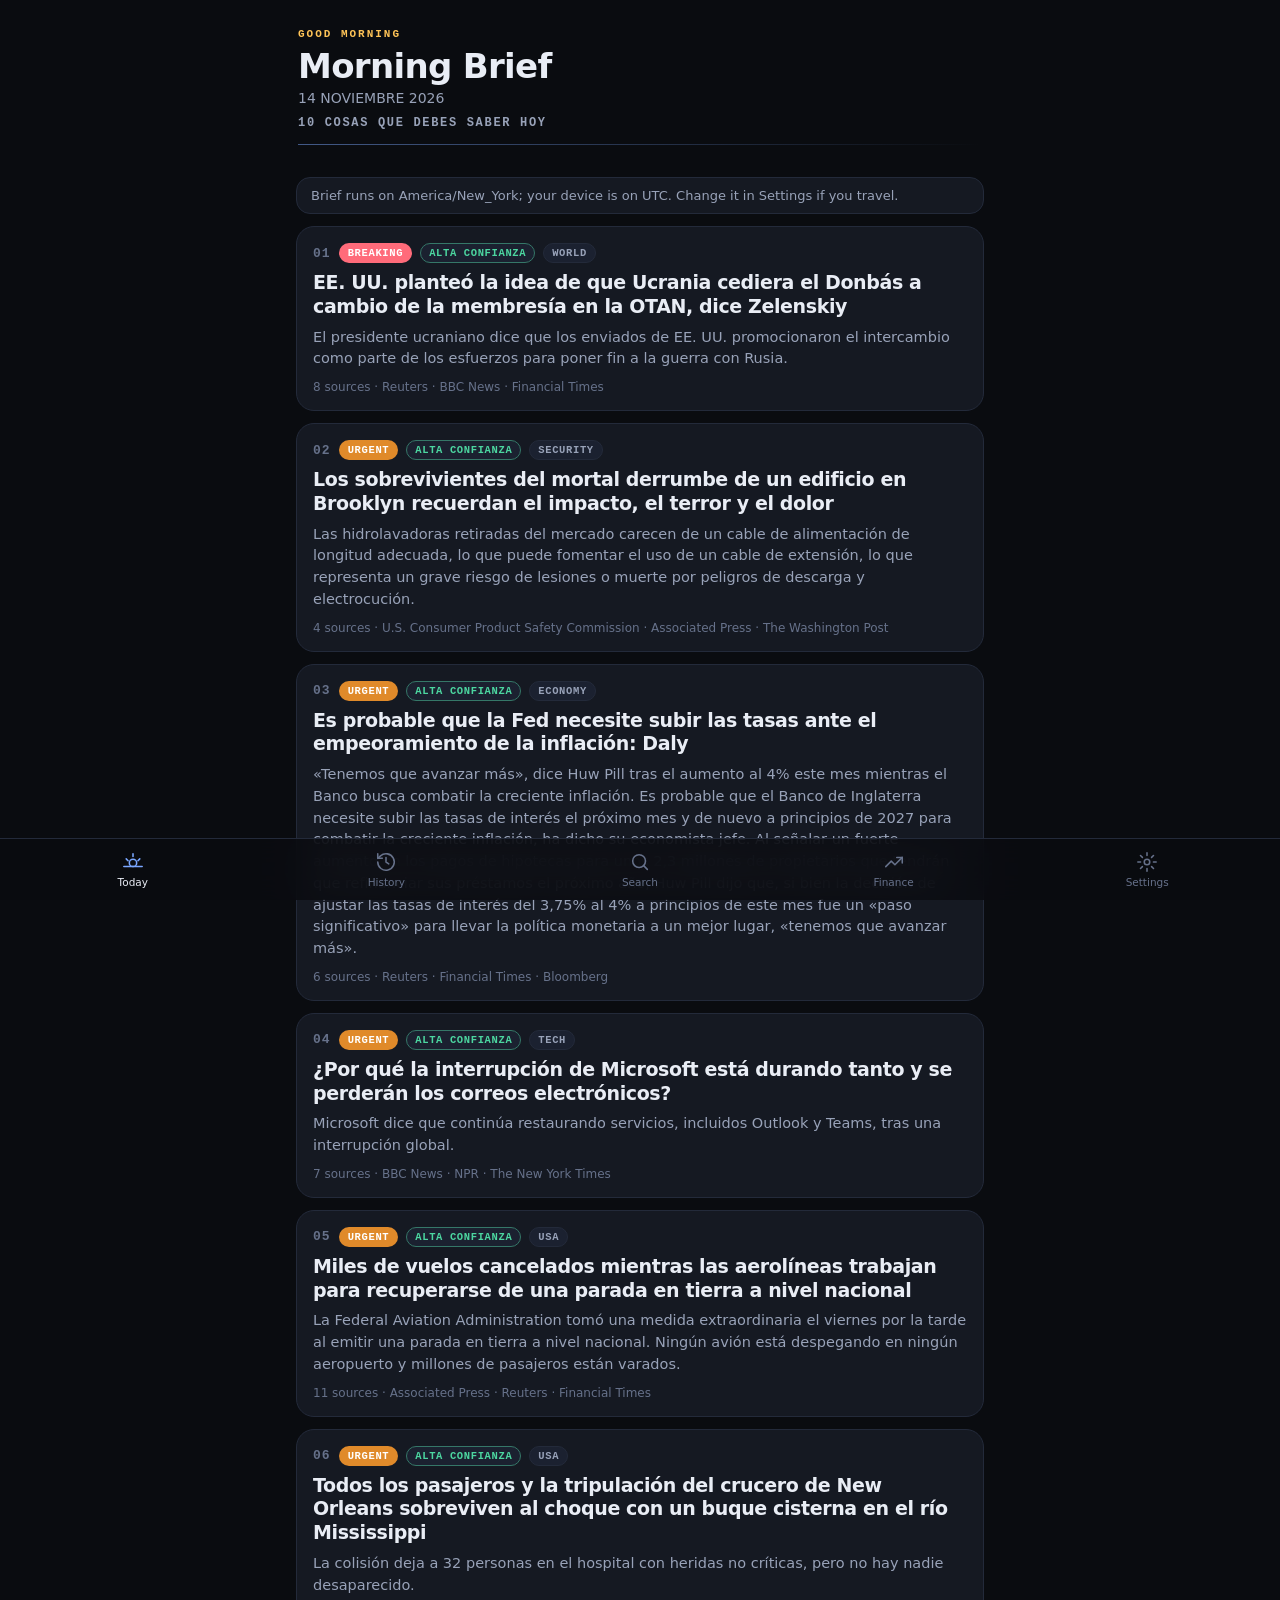
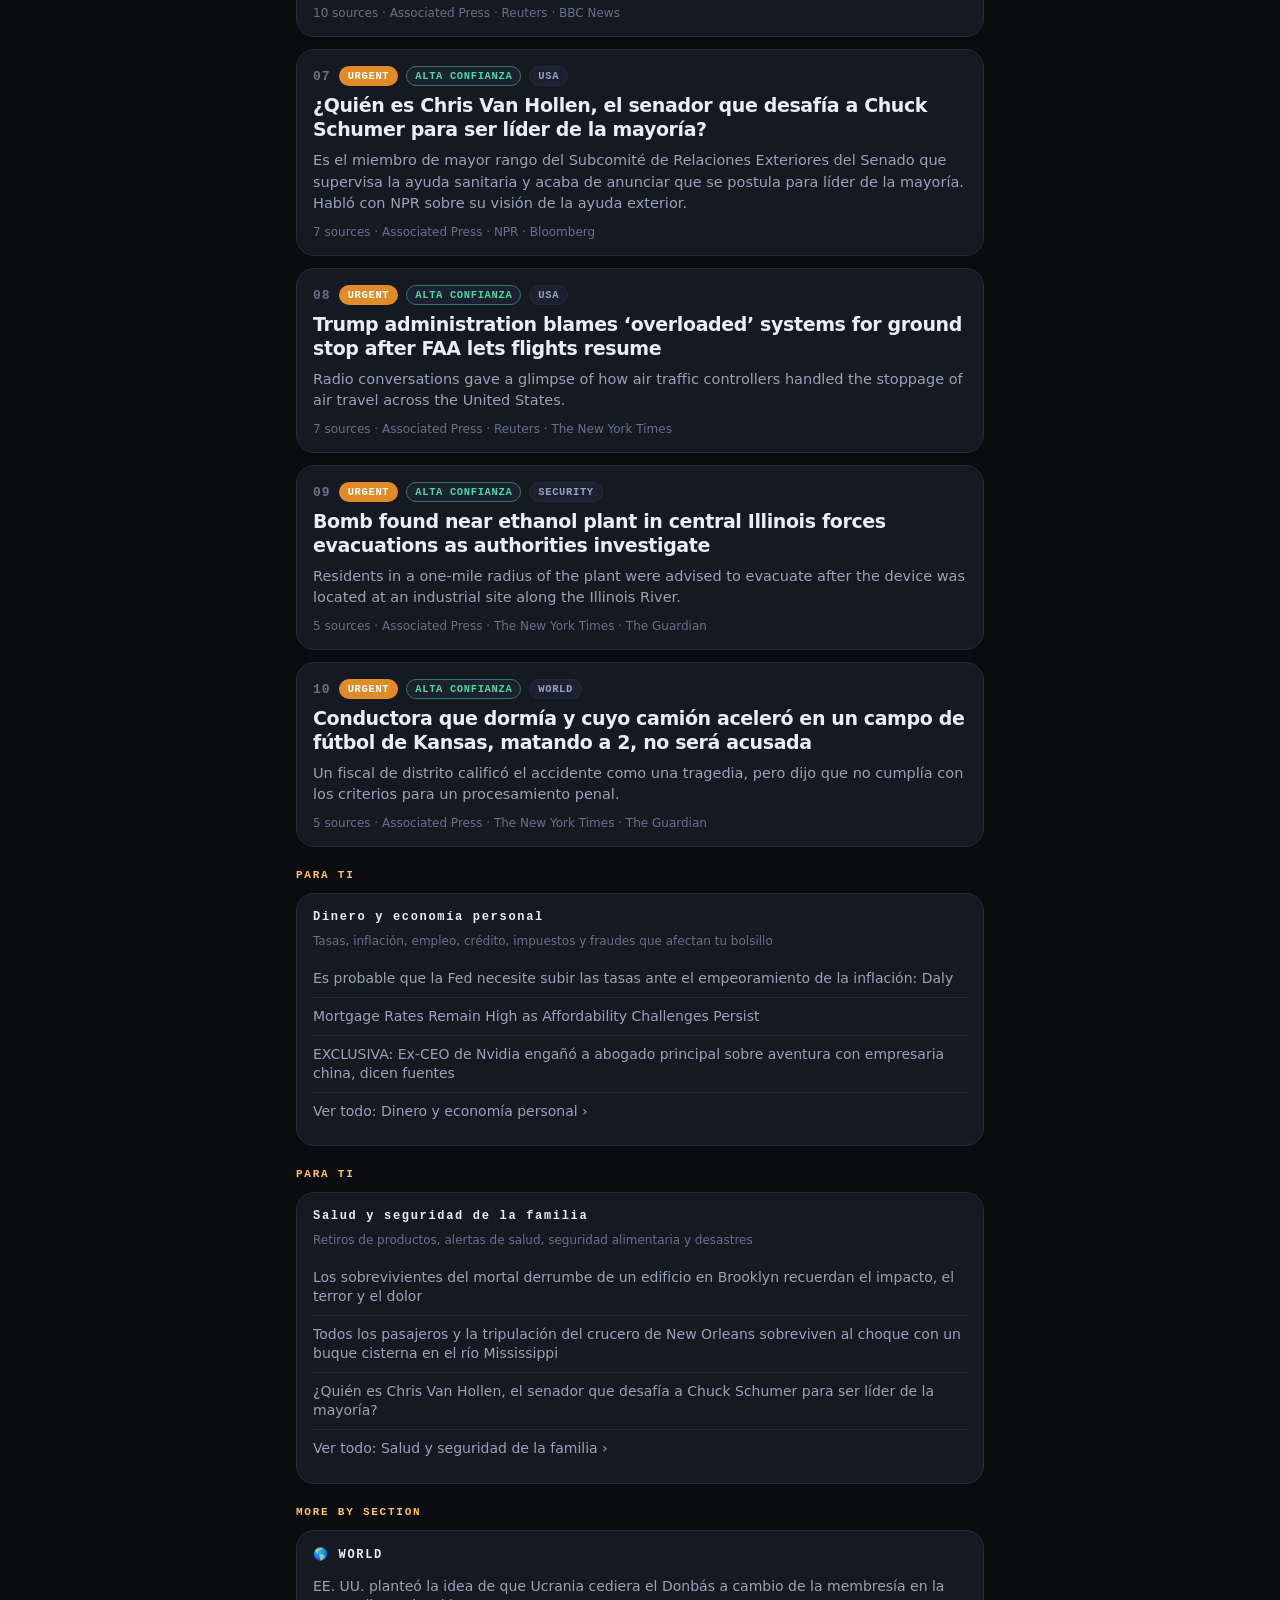
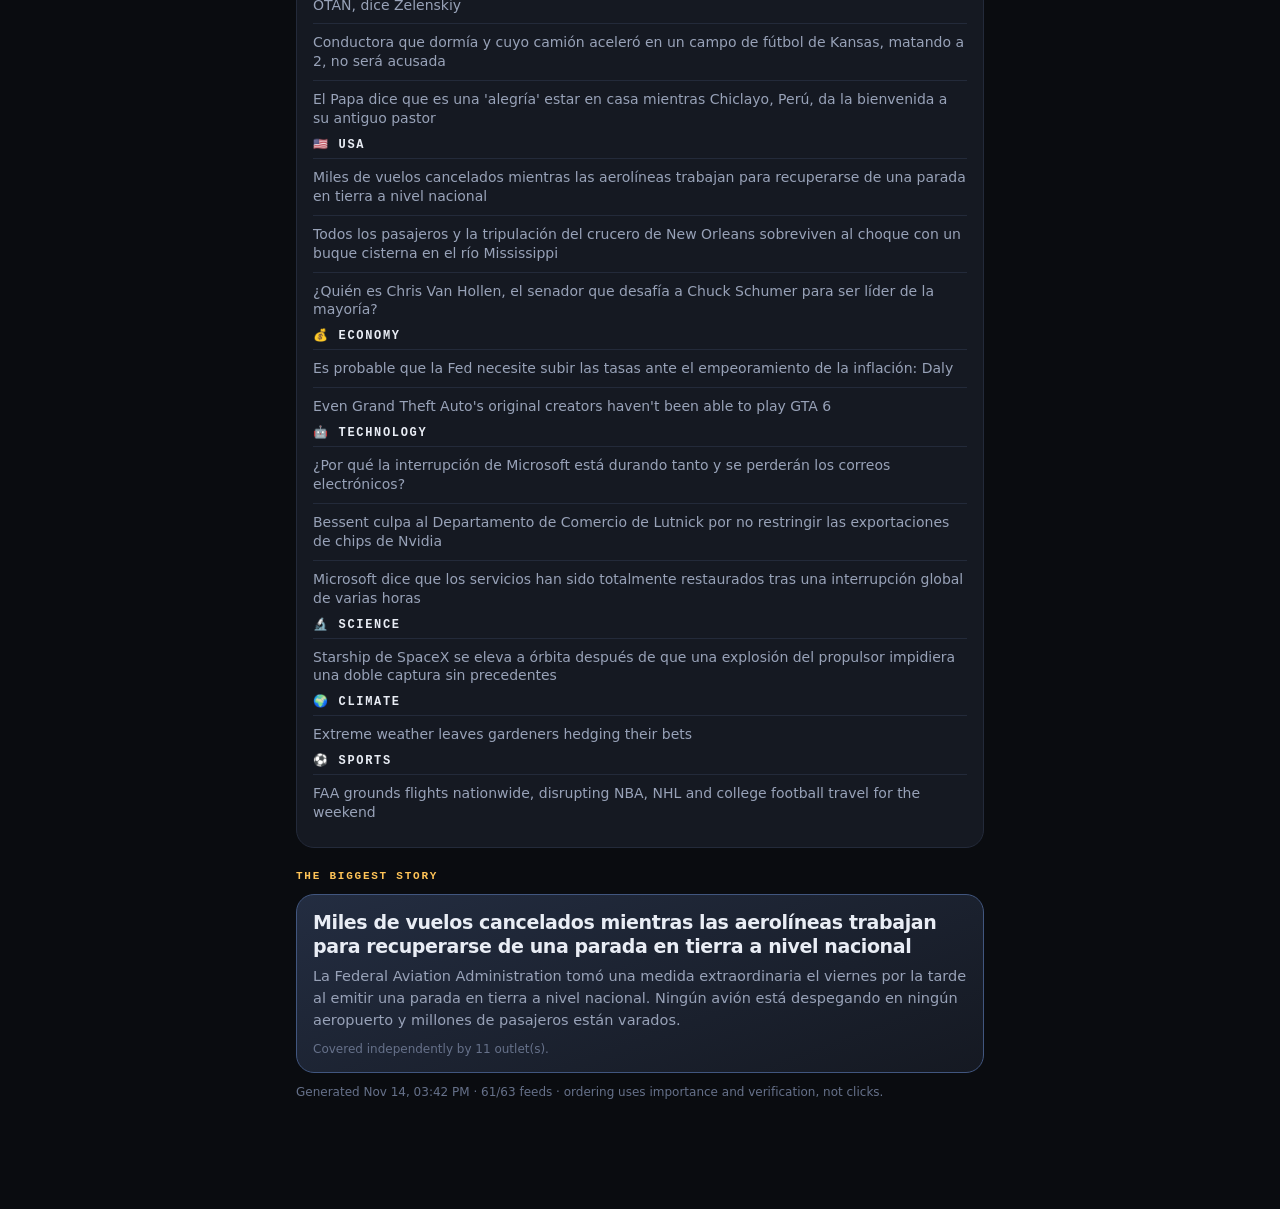
<file: docs/index.html>
<!doctype html>
<html lang="es" data-theme="dark">
<head>
<meta charset="utf-8">
<meta name="viewport" content="width=device-width, initial-scale=1, viewport-fit=cover">
<meta http-equiv="Content-Security-Policy" content="default-src 'self'; script-src 'self'; style-src 'self'; img-src 'self' data:; connect-src 'self'; manifest-src 'self'; base-uri 'none'; form-action 'none'">
<meta name="theme-color" content="#0a0c10">
<meta name="referrer" content="no-referrer">
<meta name="apple-mobile-web-app-capable" content="yes">
<meta name="mobile-web-app-capable" content="yes">
<meta name="apple-mobile-web-app-status-bar-style" content="black-translucent">
<meta name="apple-mobile-web-app-title" content="Morning Brief">
<title>Morning Brief AI</title>
<link rel="manifest" href="manifest.webmanifest">
<link rel="apple-touch-icon" href="icons/apple-touch-icon.png">
<link rel="icon" type="image/png" href="icons/icon-192.png">
<link rel="stylesheet" href="styles.css">
</head>
<body>
<div id="app" aria-live="polite"><div class="boot"><div class="sun"></div></div></div>
<nav id="tabs" aria-label="Navegación">
  <a href="#/today" data-tab="today"><svg viewBox="0 0 24 24"><circle cx="12" cy="13" r="4"/><path d="M12 3v3M4.6 8.6l2 2M19.4 8.6l-2 2M2 17h20"/></svg><span>Today</span></a>
  <a href="#/history" data-tab="history"><svg viewBox="0 0 24 24"><path d="M3 12a9 9 0 1 0 3-6.7L3 8"/><path d="M3 3v5h5M12 7v5l3 2"/></svg><span>History</span></a>
  <a href="#/search" data-tab="search"><svg viewBox="0 0 24 24"><circle cx="11" cy="11" r="7"/><path d="M20 20l-4-4"/></svg><span>Search</span></a>
  <a href="#/finance" data-tab="finance"><svg viewBox="0 0 24 24"><path d="M3 17l6-6 4 4 8-8"/><path d="M15 7h6v6"/></svg><span>Finance</span></a>
  <a href="#/settings" data-tab="settings"><svg viewBox="0 0 24 24"><circle cx="12" cy="12" r="3"/><path d="M12 2v3M12 19v3M2 12h3M19 12h3M4.9 4.9l2.1 2.1M17 17l2.1 2.1M4.9 19.1L7 17M17 7l2.1-2.1"/></svg><span>Settings</span></a>
</nav>
<noscript>Morning Brief AI necesita JavaScript.</noscript>
<script src="app.js"></script>
</body>
</html>
</file>
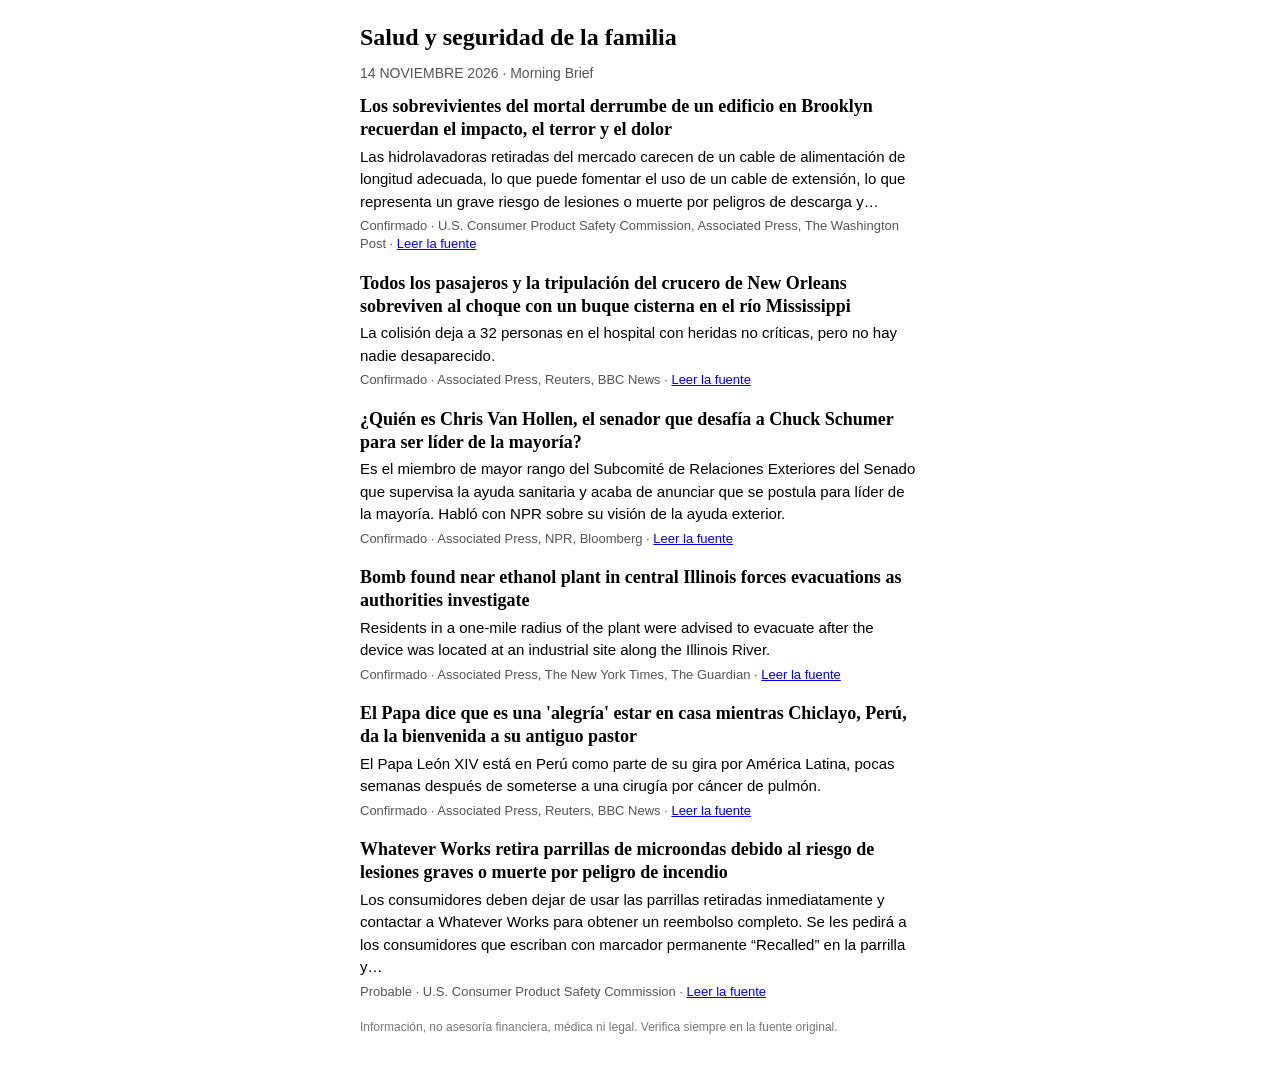
<file: docs/data/out/familia.html>
<!doctype html><meta charset="utf-8"><title>Salud y seguridad de la familia</title><div style="max-width:560px;margin:0 auto;padding:16px"><h1 style="font:700 24px Georgia,serif;margin:0">Salud y seguridad de la familia</h1><p style="font:14px Arial,sans-serif;color:#555">14 NOVIEMBRE 2026 · Morning Brief</p><div style="margin:0 0 18px"><h2 style="font:600 18px/1.3 Georgia,serif;margin:0 0 4px">Los sobrevivientes del mortal derrumbe de un edificio en Brooklyn recuerdan el impacto, el terror y el dolor</h2><p style="font:15px/1.5 Arial,sans-serif;margin:0 0 4px">Las hidrolavadoras retiradas del mercado carecen de un cable de alimentación de longitud adecuada, lo que puede fomentar el uso de un cable de extensión, lo que representa un grave riesgo de lesiones o muerte por peligros de descarga y…</p><p style="font:13px/1.4 Arial,sans-serif;color:#555;margin:0">Confirmado · U.S. Consumer Product Safety Commission, Associated Press, The Washington Post · <a href="https://www.cpsc.gov/Recalls/2027/QIOMALA-Pressure-Washers-Recalled-Due-to-Serious-Risk-of-Injury-or-Death-from-Shock-and-Electrocution-Hazards">Leer la fuente</a></p></div><div style="margin:0 0 18px"><h2 style="font:600 18px/1.3 Georgia,serif;margin:0 0 4px">Todos los pasajeros y la tripulación del crucero de New Orleans sobreviven al choque con un buque cisterna en el río Mississippi</h2><p style="font:15px/1.5 Arial,sans-serif;margin:0 0 4px">La colisión deja a 32 personas en el hospital con heridas no críticas, pero no hay nadie desaparecido.</p><p style="font:13px/1.4 Arial,sans-serif;color:#555;margin:0">Confirmado · Associated Press, Reuters, BBC News · <a href="https://www.bbc.co.uk/news/articles/cw20xmy0m5yyo?at_medium=RSS&amp;at_campaign=rss">Leer la fuente</a></p></div><div style="margin:0 0 18px"><h2 style="font:600 18px/1.3 Georgia,serif;margin:0 0 4px">¿Quién es Chris Van Hollen, el senador que desafía a Chuck Schumer para ser líder de la mayoría?</h2><p style="font:15px/1.5 Arial,sans-serif;margin:0 0 4px">Es el miembro de mayor rango del Subcomité de Relaciones Exteriores del Senado que supervisa la ayuda sanitaria y acaba de anunciar que se postula para líder de la mayoría. Habló con NPR sobre su visión de la ayuda exterior.</p><p style="font:13px/1.4 Arial,sans-serif;color:#555;margin:0">Confirmado · Associated Press, NPR, Bloomberg · <a href="https://www.npr.org/2026/11/13/g-s1-153350/senator-chris-van-hollen-global-health-development-aid">Leer la fuente</a></p></div><div style="margin:0 0 18px"><h2 style="font:600 18px/1.3 Georgia,serif;margin:0 0 4px">Bomb found near ethanol plant in central Illinois forces evacuations as authorities investigate</h2><p style="font:15px/1.5 Arial,sans-serif;margin:0 0 4px">Residents in a one-mile radius of the plant were advised to evacuate after the device was located at an industrial site along the Illinois River.</p><p style="font:13px/1.4 Arial,sans-serif;color:#555;margin:0">Confirmado · Associated Press, The New York Times, The Guardian · <a href="https://www.nytimes.com/2026/11/14/us/bomb-ethanol-plant-peoria-illinois.html">Leer la fuente</a></p></div><div style="margin:0 0 18px"><h2 style="font:600 18px/1.3 Georgia,serif;margin:0 0 4px">El Papa dice que es una &#x27;alegría&#x27; estar en casa mientras Chiclayo, Perú, da la bienvenida a su antiguo pastor</h2><p style="font:15px/1.5 Arial,sans-serif;margin:0 0 4px">El Papa León XIV está en Perú como parte de su gira por América Latina, pocas semanas después de someterse a una cirugía por cáncer de pulmón.</p><p style="font:13px/1.4 Arial,sans-serif;color:#555;margin:0">Confirmado · Associated Press, Reuters, BBC News · <a href="https://www.bbc.co.uk/news/articles/cwg7l8n7dx5mo?at_medium=RSS&amp;at_campaign=rss">Leer la fuente</a></p></div><div style="margin:0 0 18px"><h2 style="font:600 18px/1.3 Georgia,serif;margin:0 0 4px">Whatever Works retira parrillas de microondas debido al riesgo de lesiones graves o muerte por peligro de incendio</h2><p style="font:15px/1.5 Arial,sans-serif;margin:0 0 4px">Los consumidores deben dejar de usar las parrillas retiradas inmediatamente y contactar a Whatever Works para obtener un reembolso completo. Se les pedirá a los consumidores que escriban con marcador permanente “Recalled” en la parrilla y…</p><p style="font:13px/1.4 Arial,sans-serif;color:#555;margin:0">Probable · U.S. Consumer Product Safety Commission · <a href="https://www.cpsc.gov/Recalls/2027/Whatever-Works-Recalls-Microwave-Grills-Due-to-Risk-of-Serious-Injury-or-Death-from-Fire-Hazard">Leer la fuente</a></p></div><p style="font:12px/1.4 Arial,sans-serif;color:#777">Información, no asesoría financiera, médica ni legal. Verifica siempre en la fuente original.</p></div>
</file>
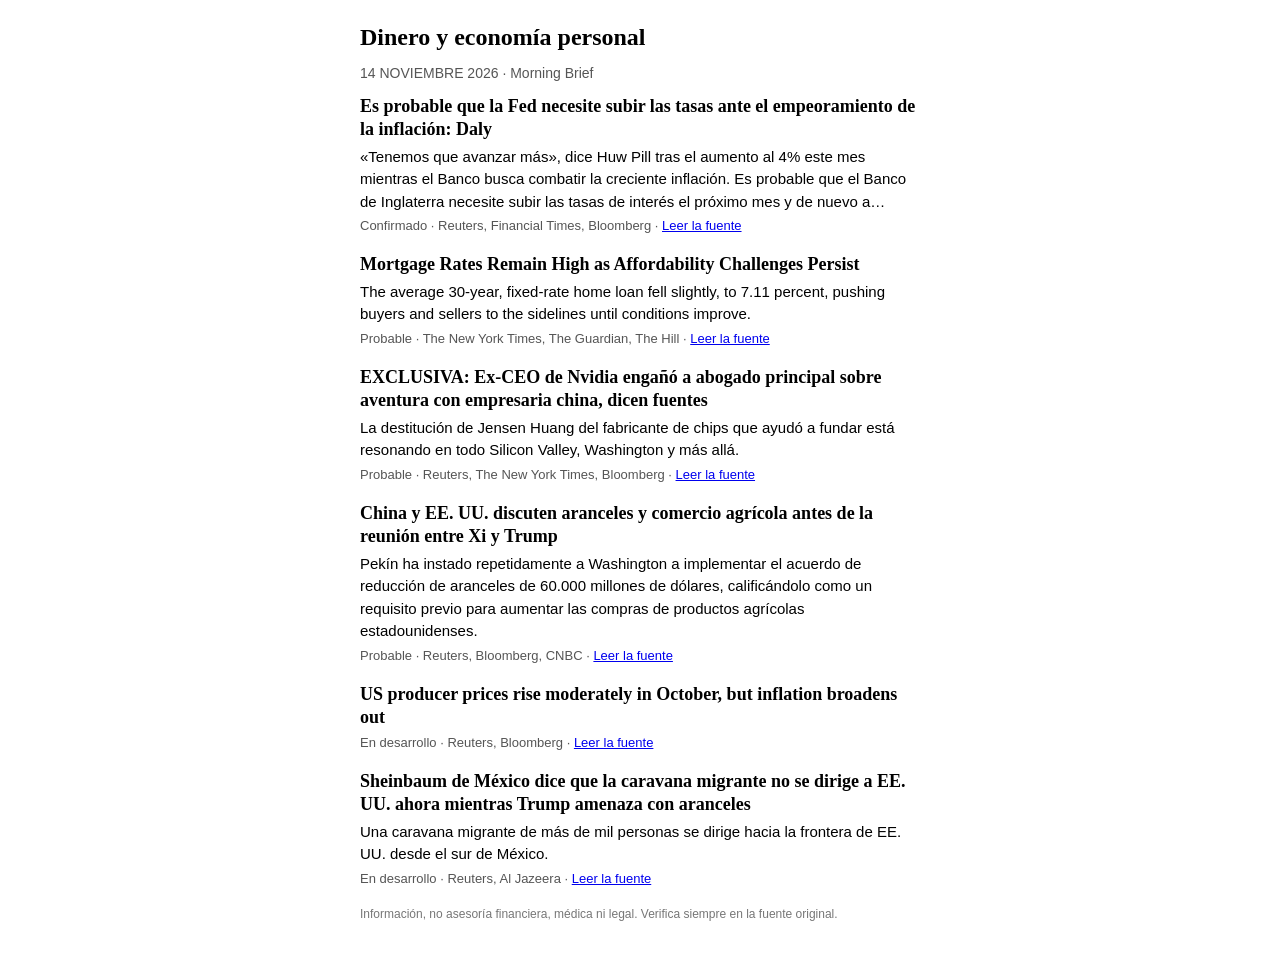
<file: docs/data/out/finanzas.html>
<!doctype html><meta charset="utf-8"><title>Dinero y economía personal</title><div style="max-width:560px;margin:0 auto;padding:16px"><h1 style="font:700 24px Georgia,serif;margin:0">Dinero y economía personal</h1><p style="font:14px Arial,sans-serif;color:#555">14 NOVIEMBRE 2026 · Morning Brief</p><div style="margin:0 0 18px"><h2 style="font:600 18px/1.3 Georgia,serif;margin:0 0 4px">Es probable que la Fed necesite subir las tasas ante el empeoramiento de la inflación: Daly</h2><p style="font:15px/1.5 Arial,sans-serif;margin:0 0 4px">«Tenemos que avanzar más», dice Huw Pill tras el aumento al 4% este mes mientras el Banco busca combatir la creciente inflación. Es probable que el Banco de Inglaterra necesite subir las tasas de interés el próximo mes y de nuevo a…</p><p style="font:13px/1.4 Arial,sans-serif;color:#555;margin:0">Confirmado · Reuters, Financial Times, Bloomberg · <a href="https://www.theguardian.com/business/2026/nov/14/interest-rate-rises-inflation-bank-of-england-chief-economist">Leer la fuente</a></p></div><div style="margin:0 0 18px"><h2 style="font:600 18px/1.3 Georgia,serif;margin:0 0 4px">Mortgage Rates Remain High as Affordability Challenges Persist</h2><p style="font:15px/1.5 Arial,sans-serif;margin:0 0 4px">The average 30-year, fixed-rate home loan fell slightly, to 7.11 percent, pushing buyers and sellers to the sidelines until conditions improve.</p><p style="font:13px/1.4 Arial,sans-serif;color:#555;margin:0">Probable · The New York Times, The Guardian, The Hill · <a href="https://www.nytimes.com/2026/11/12/business/mortgage-rates-home-sales-housing-market.html">Leer la fuente</a></p></div><div style="margin:0 0 18px"><h2 style="font:600 18px/1.3 Georgia,serif;margin:0 0 4px">EXCLUSIVA: Ex-CEO de Nvidia engañó a abogado principal sobre aventura con empresaria china, dicen fuentes</h2><p style="font:15px/1.5 Arial,sans-serif;margin:0 0 4px">La destitución de Jensen Huang del fabricante de chips que ayudó a fundar está resonando en todo Silicon Valley, Washington y más allá.</p><p style="font:13px/1.4 Arial,sans-serif;color:#555;margin:0">Probable · Reuters, The New York Times, Bloomberg · <a href="https://www.nytimes.com/2026/11/13/business/dealbook/huang-nvidia-ouster-repercussions.html">Leer la fuente</a></p></div><div style="margin:0 0 18px"><h2 style="font:600 18px/1.3 Georgia,serif;margin:0 0 4px">China y EE. UU. discuten aranceles y comercio agrícola antes de la reunión entre Xi y Trump</h2><p style="font:15px/1.5 Arial,sans-serif;margin:0 0 4px">Pekín ha instado repetidamente a Washington a implementar el acuerdo de reducción de aranceles de 60.000 millones de dólares, calificándolo como un requisito previo para aumentar las compras de productos agrícolas estadounidenses.</p><p style="font:13px/1.4 Arial,sans-serif;color:#555;margin:0">Probable · Reuters, Bloomberg, CNBC · <a href="https://www.cnbc.com/2026/11/14/china-us-tariffs-xi-trump-meeting.html">Leer la fuente</a></p></div><div style="margin:0 0 18px"><h2 style="font:600 18px/1.3 Georgia,serif;margin:0 0 4px">US producer prices rise moderately in October, but inflation broadens out</h2><p style="font:15px/1.5 Arial,sans-serif;margin:0 0 4px"></p><p style="font:13px/1.4 Arial,sans-serif;color:#555;margin:0">En desarrollo · Reuters, Bloomberg · <a href="https://news.google.com/rss/articles/CBMijAFBVV95cUxNZTNDTVIxbVNEWDkyN3QzVk9YR2stVjFURXFqcDNXeGZ2S3FUcmhJNzJqcEp5R3JMY0dDdnl3MDEyRXVKRnB1ZGhMVHpQeTRYNnZwZDQ3UlpnTG5mR1o0akdxWDRhWDU1dm1CY2M3bFZQNHhNRHZyaUZFU1VPODZIdFJrbXBaM2UzTnRXOA?oc=5">Leer la fuente</a></p></div><div style="margin:0 0 18px"><h2 style="font:600 18px/1.3 Georgia,serif;margin:0 0 4px">Sheinbaum de México dice que la caravana migrante no se dirige a EE. UU. ahora mientras Trump amenaza con aranceles</h2><p style="font:15px/1.5 Arial,sans-serif;margin:0 0 4px">Una caravana migrante de más de mil personas se dirige hacia la frontera de EE. UU. desde el sur de México.</p><p style="font:13px/1.4 Arial,sans-serif;color:#555;margin:0">En desarrollo · Reuters, Al Jazeera · <a href="https://www.aljazeera.com/video/newsfeed/2026/11/14/migrant-caravan-heads-to-us-from-mexico-after-democrats-midterm-win?traffic_source=rss">Leer la fuente</a></p></div><p style="font:12px/1.4 Arial,sans-serif;color:#777">Información, no asesoría financiera, médica ni legal. Verifica siempre en la fuente original.</p></div>
</file>
<file: docs/styles.css>
:root{--bg:#0a0c10;--bg2:#11141a;--card:#151922;--card2:#1b2130;--line:#232a3a;--text:#e9edf5;--dim:#98a2b8;--faint:#66718a;
--accent:#7aa7ff;--accent2:#ffc457;--ok:#4cd6a0;--warn:#ffb454;--bad:#ff6b7a;--r:18px;--safe-b:env(safe-area-inset-bottom,0px);--safe-t:env(safe-area-inset-top,0px);
--font:-apple-system,BlinkMacSystemFont,"SF Pro Text","Inter","Segoe UI",Roboto,system-ui,sans-serif;--mono:ui-monospace,"SF Mono",Menlo,monospace}
:root[data-theme=light]{--bg:#f4f6fa;--bg2:#fff;--card:#fff;--card2:#eef1f7;--line:#e0e5ee;--text:#0f1522;--dim:#4d5870;--faint:#7b869d;--accent:#2f62d9;--accent2:#b77900}
*{box-sizing:border-box;-webkit-tap-highlight-color:transparent}
html,body{margin:0;background:var(--bg);color:var(--text);font-family:var(--font);-webkit-font-smoothing:antialiased}
body{min-height:100dvh;padding-bottom:calc(76px + var(--safe-b))}
#app{max-width:720px;margin:0 auto;padding:calc(18px + var(--safe-t)) 16px 24px;animation:fade .35s ease}
@keyframes fade{from{opacity:0;transform:translateY(6px)}to{opacity:1;transform:none}}
a{color:var(--accent);text-decoration:none}
h1,h2,h3{margin:0;letter-spacing:-.02em}
.boot{display:grid;place-items:center;height:60vh}.sun{width:46px;height:46px;border-radius:50%;background:radial-gradient(circle,#ffc457,#ff8a4c);animation:pulse 1.2s ease-in-out infinite}
@keyframes pulse{50%{transform:scale(1.18);opacity:.7}}
/* tab bar */
#tabs{position:fixed;left:0;right:0;bottom:0;display:flex;justify-content:space-around;padding:8px 6px calc(8px + var(--safe-b));
background:color-mix(in srgb,var(--bg) 82%,transparent);backdrop-filter:blur(18px);-webkit-backdrop-filter:blur(18px);border-top:1px solid var(--line);z-index:10}
#tabs a{flex:1;max-width:120px;display:flex;flex-direction:column;align-items:center;gap:3px;font-size:10.5px;color:var(--faint);padding:4px 0;border-radius:12px;transition:color .2s}
#tabs svg{width:22px;height:22px;fill:none;stroke:currentColor;stroke-width:1.7;stroke-linecap:round;stroke-linejoin:round}
#tabs a.on{color:var(--text)}#tabs a.on svg{stroke:var(--accent)}
/* header */
.masthead{padding:10px 2px 18px}
.eyebrow{font:600 11px var(--mono);letter-spacing:.18em;color:var(--accent2);text-transform:uppercase}
.masthead h1{font-size:34px;font-weight:700;margin:6px 0 4px}
.masthead .date{color:var(--dim);font-size:14px}
.masthead .sub{margin-top:10px;font:600 12px var(--mono);letter-spacing:.14em;color:var(--dim)}
.rule{height:1px;background:linear-gradient(90deg,var(--accent),transparent);opacity:.5;margin:14px 0 4px}
.banner{background:color-mix(in srgb,var(--warn) 12%,var(--card));border:1px solid color-mix(in srgb,var(--warn) 40%,var(--line));color:var(--text);
border-radius:14px;padding:10px 14px;font-size:13px;margin:10px 0}
.banner.info{background:var(--card);border-color:var(--line);color:var(--dim)}
/* cards */
.card{background:var(--card);border:1px solid var(--line);border-radius:var(--r);padding:16px;margin:12px 0;transition:transform .15s,border-color .2s}
a.card{display:block;color:inherit}a.card:active{transform:scale(.985)}a.card:hover{border-color:color-mix(in srgb,var(--accent) 50%,var(--line))}
.story-top{display:flex;align-items:center;gap:8px;margin-bottom:8px;flex-wrap:wrap}
.num{font:700 13px var(--mono);color:var(--faint);letter-spacing:.08em}
.chip{font:600 10.5px var(--mono);letter-spacing:.06em;text-transform:uppercase;padding:3px 8px;border-radius:99px;border:1px solid var(--line);color:var(--dim);background:var(--card2)}
.chip.CONFIRMED{color:var(--ok);border-color:color-mix(in srgb,var(--ok) 45%,var(--line))}
.chip.LIKELY{color:var(--accent);border-color:color-mix(in srgb,var(--accent) 45%,var(--line))}
.chip.DEVELOPING{color:var(--warn);border-color:color-mix(in srgb,var(--warn) 45%,var(--line))}
.chip.UNVERIFIED{color:var(--bad);border-color:color-mix(in srgb,var(--bad) 45%,var(--line))}
.chip.prio{color:#fff;background:var(--bad);border-color:transparent}.chip.prio.URGENT{background:#e08a2a}
.story h2{font-size:19px;line-height:1.25;font-weight:650}
.story p{color:var(--dim);font-size:14.5px;line-height:1.5;margin:8px 0 0}
.meta{margin-top:10px;font-size:12px;color:var(--faint)}
/* detail */
.back{display:inline-flex;gap:6px;align-items:center;color:var(--dim);font-size:14px;margin:4px 0 12px}
.detail h1{font-size:26px;line-height:1.2;font-weight:700;margin:6px 0 10px}
.label{font:700 11px var(--mono);letter-spacing:.16em;color:var(--accent2);text-transform:uppercase;margin:22px 0 8px}
.detail .lead{font-size:16.5px;line-height:1.55}
.list{list-style:none;padding:0;margin:0}.list li{padding:10px 0;border-top:1px solid var(--line);font-size:14.5px;line-height:1.45}
.list li:first-child{border-top:0}.list .by{display:block;font:11px var(--mono);color:var(--faint);margin-top:3px}
.list.unk li::before{content:"?";font:700 12px var(--mono);color:var(--warn);margin-right:8px}
.kind{font:600 10px var(--mono);letter-spacing:.06em;color:var(--dim);border:1px solid var(--line);border-radius:6px;padding:1px 5px;margin-left:6px}
.kind.uc,.kind.ct{color:var(--warn)}
.btnrow{display:flex;gap:10px;flex-wrap:wrap;margin:18px 0}
.btn{appearance:none;border:1px solid var(--line);background:var(--card2);color:var(--text);font:600 13px var(--font);letter-spacing:.04em;padding:12px 16px;border-radius:14px;cursor:pointer;text-transform:uppercase;transition:transform .12s,background .2s}
.btn:active{transform:scale(.97)}.btn.primary{background:var(--accent);color:#08101f;border-color:transparent}
.btn.ghost{background:transparent}
.src{display:flex;justify-content:space-between;gap:10px;align-items:center;padding:11px 0;border-top:1px solid var(--line);font-size:14px;color:var(--text)}
.src:first-child{border-top:0}.src small{color:var(--faint);display:block;font-size:12px;margin-top:2px}
.trust{font:600 11px var(--mono);color:var(--dim)}
.explain{border:1px solid var(--line);border-radius:var(--r);background:var(--bg2);padding:14px;margin-top:14px;animation:fade .3s}
.explain h3{font:700 11px var(--mono);letter-spacing:.16em;color:var(--accent);margin:14px 0 6px;text-transform:uppercase}
.explain h3:first-child{margin-top:0}.explain p{font-size:14.5px;line-height:1.5;margin:0;color:var(--dim)}
.seg{display:flex;gap:6px;flex-wrap:wrap;margin:8px 0 2px}
.seg button{border:1px solid var(--line);background:transparent;color:var(--dim);border-radius:99px;padding:6px 12px;font:12px var(--font);cursor:pointer}
.seg button.on{background:var(--accent);color:#08101f;border-color:transparent;font-weight:600}
textarea.prompt{width:100%;min-height:120px;background:var(--card);color:var(--dim);border:1px solid var(--line);border-radius:12px;padding:10px;font:12px var(--mono);margin-top:8px}
/* sections */
.sec h3{font:700 12px var(--mono);letter-spacing:.14em;margin:0 0 6px;color:var(--text)}
.sec a.row{display:block;padding:9px 0;border-top:1px solid var(--line);color:var(--dim);font-size:14px;line-height:1.35}
.sec a.row:first-of-type{border-top:0}
.big{background:linear-gradient(160deg,color-mix(in srgb,var(--accent) 14%,var(--card)),var(--card));border-color:color-mix(in srgb,var(--accent) 35%,var(--line))}
/* forms */
input[type=search],input[type=text],input[type=time],select{width:100%;background:var(--card);border:1px solid var(--line);color:var(--text);border-radius:14px;padding:13px 14px;font:16px var(--font);outline:none}
input:focus,select:focus{border-color:var(--accent)}
.field{margin:12px 0}.field>label{display:block;font-size:12.5px;color:var(--dim);margin-bottom:6px}
.chips{display:flex;flex-wrap:wrap;gap:8px}
.chips button{border:1px solid var(--line);background:var(--card);color:var(--dim);border-radius:99px;padding:8px 14px;font:13px var(--font);cursor:pointer;transition:all .15s}
.chips button.on{background:color-mix(in srgb,var(--accent) 22%,var(--card));color:var(--text);border-color:var(--accent)}
.toggle{display:flex;justify-content:space-between;align-items:center;gap:14px;padding:12px 0;border-top:1px solid var(--line);font-size:14.5px}
.toggle:first-child{border-top:0}.toggle small{display:block;color:var(--faint);font-size:12px;margin-top:2px;line-height:1.35}
.sw{appearance:none;width:48px;height:28px;border-radius:99px;background:var(--card2);border:1px solid var(--line);position:relative;cursor:pointer;flex:none;transition:.2s}
.sw::after{content:"";position:absolute;top:2px;left:2px;width:22px;height:22px;border-radius:50%;background:var(--faint);transition:.2s}
.sw:checked{background:var(--accent);border-color:transparent}.sw:checked::after{left:22px;background:#fff}
pre.code{background:var(--bg2);border:1px solid var(--line);border-radius:12px;padding:12px;font:12px/1.5 var(--mono);color:var(--dim);overflow:auto;white-space:pre}
.hist{display:block}.hist h2{font-size:16px;font-weight:650}.hist p{margin:6px 0 0;color:var(--faint);font-size:13px;line-height:1.4}
.result .d{font:11px var(--mono);color:var(--faint)}.result h2{font-size:16px;margin:4px 0}.result p{margin:4px 0 0;color:var(--dim);font-size:13.5px}
mark{background:color-mix(in srgb,var(--accent2) 30%,transparent);color:inherit;border-radius:3px;padding:0 1px}
.empty{color:var(--faint);text-align:center;padding:40px 10px;font-size:14px}
.guard{border-color:color-mix(in srgb,var(--ok) 40%,var(--line))}
.hl{outline:1px solid var(--accent2);outline-offset:-1px}
@media (prefers-reduced-motion:reduce){*{animation:none!important;transition:none!important}}
</file>
